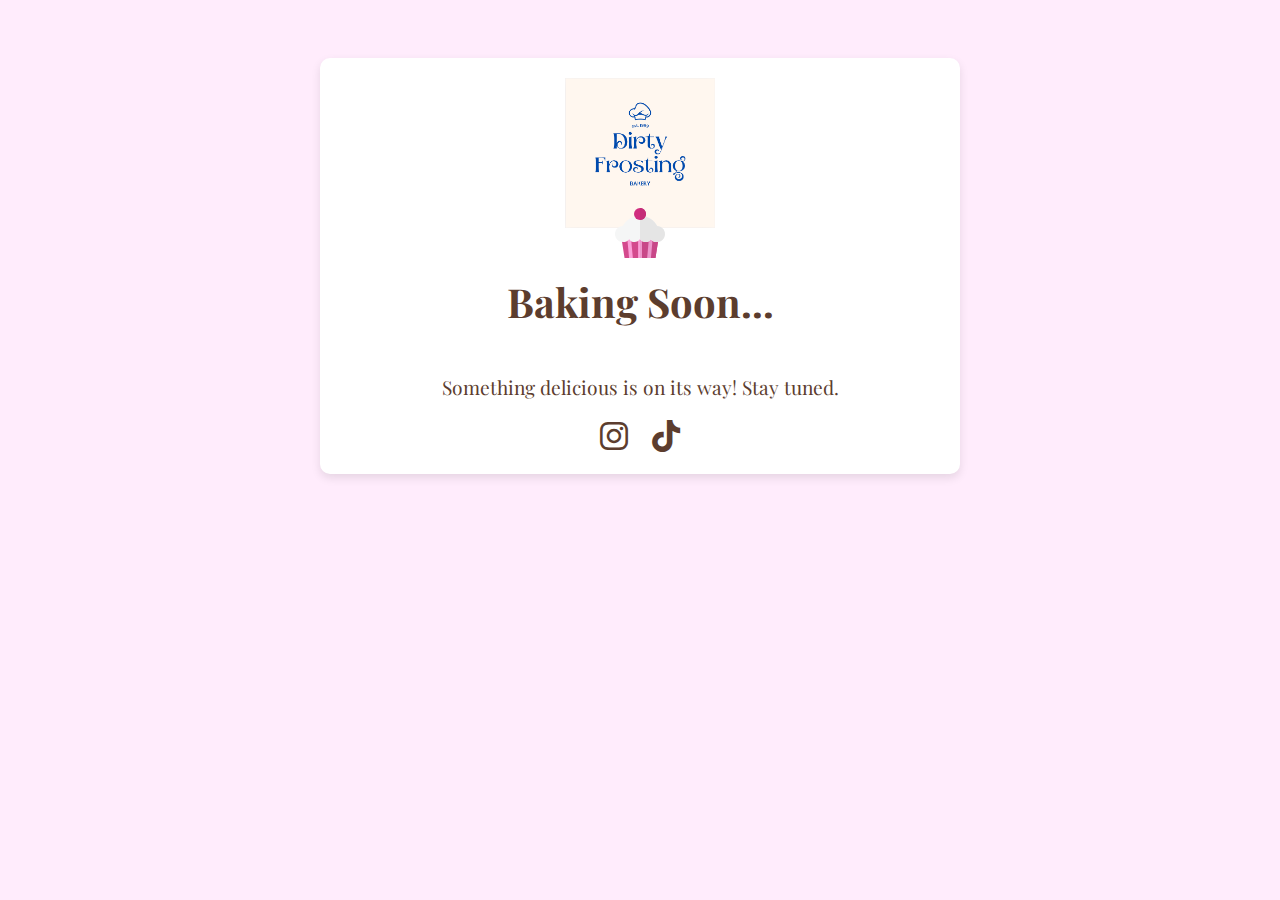
<file: index.html>
<!DOCTYPE html>
<html lang="en">
<head>
    <meta charset="UTF-8">
    <meta name="viewport" content="width=device-width, initial-scale=1.0">
    <title>Dirty Frosting Bakery - Coming Soon</title>
    <style>
        body {
            background-color: #ffecfc;
            color: #5c3d2e;
            font-family: 'Playfair Display', serif;
            text-align: center;
            padding: 50px;
        }
        .container {
            max-width: 600px;
            margin: auto;
            padding: 20px;
            background: white;
            border-radius: 10px;
            box-shadow: 0 4px 10px rgba(0, 0, 0, 0.1);
            position: relative;
        }
        .logo {
            width: 150px;
            display: block;
            margin: 0 auto 20px;
        }
        h1 {
            font-size: 2.5rem;
            position: relative;
            display: inline-block;
        }
        p {
            font-size: 1.2rem;
        }
        .social-links {
            margin-top: 20px;
        }
        .social-links a {
            margin: 0 10px;
            text-decoration: none;
            color: #5c3d2e;
            font-size: 1.5rem;
        }
        .social-links a i {
            font-size: 2rem;
        }
        .cookie {
            position: absolute;
            top: -40px;
            left: 50%;
            transform: translateX(-50%);
            width: 50px;
            animation: bounce 2s infinite;
        }
        @keyframes bounce {
            0%, 100% { transform: translateX(-50%) translateY(0); }
            50% { transform: translateX(-50%) translateY(-10px); }
        }
    </style>
    <link href="https://fonts.googleapis.com/css2?family=Playfair+Display:wght@400;700&display=swap" rel="stylesheet">
    <link rel="stylesheet" href="https://cdnjs.cloudflare.com/ajax/libs/font-awesome/6.4.2/css/all.min.css">
</head>
<body>
    <div class="container">
        <img src="images/dirty-frosting.png" alt="Dirty Frosting Bakery Logo" class="logo">
        <div style="position: relative; display: inline-block;">
            <img src="images/cupcake.svg" alt="Bouncing Cookie" class="cookie">
            <h1>Baking Soon...</h1>
        </div>
        <p>Something delicious is on its way! Stay tuned.</p>
        <div class="social-links">
            <a href="https://www.instagram.com/dirtyfrosting" target="_blank"><i class="fa-brands fa-instagram"></i></a>
            <a href="https://www.tiktok.com/@dirtyfrostingbakery" target="_blank"><i class="fa-brands fa-tiktok"></i></a>
        </div>
    </div>
</body>
</html>
</file>
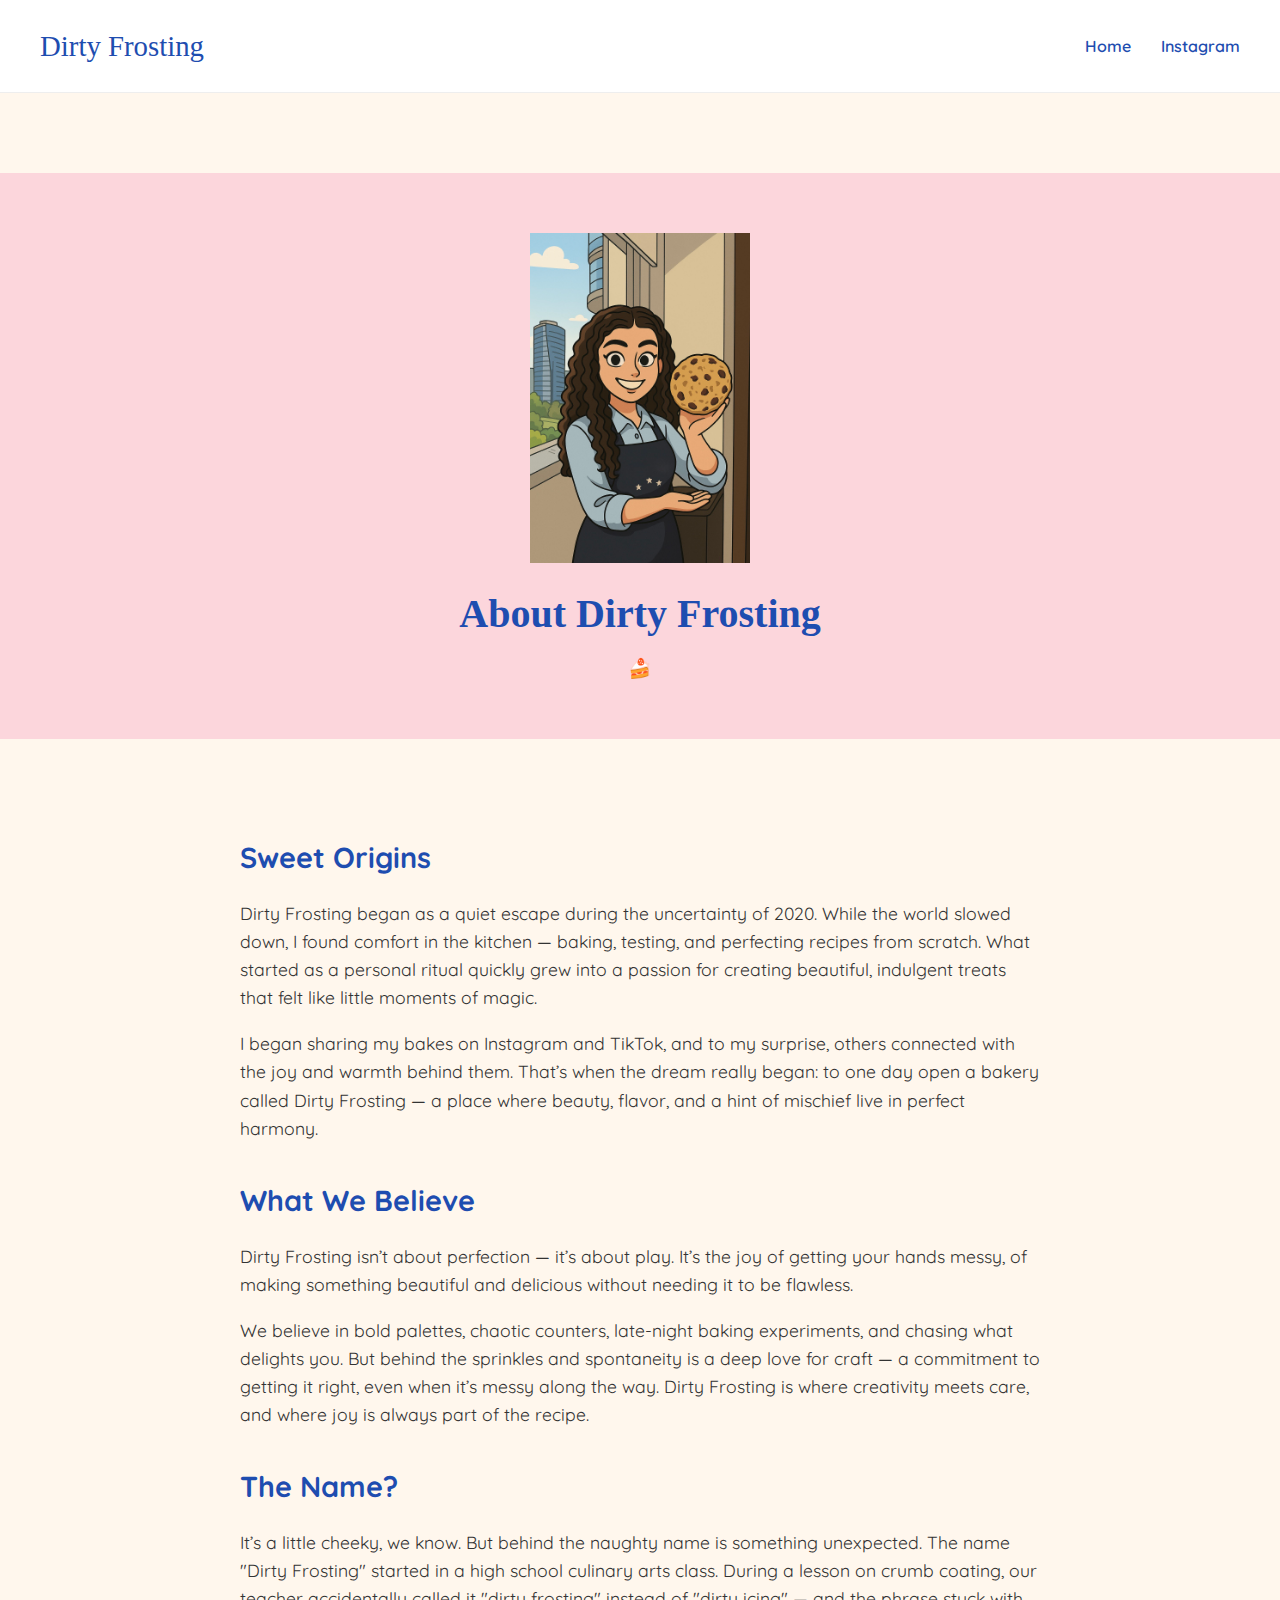
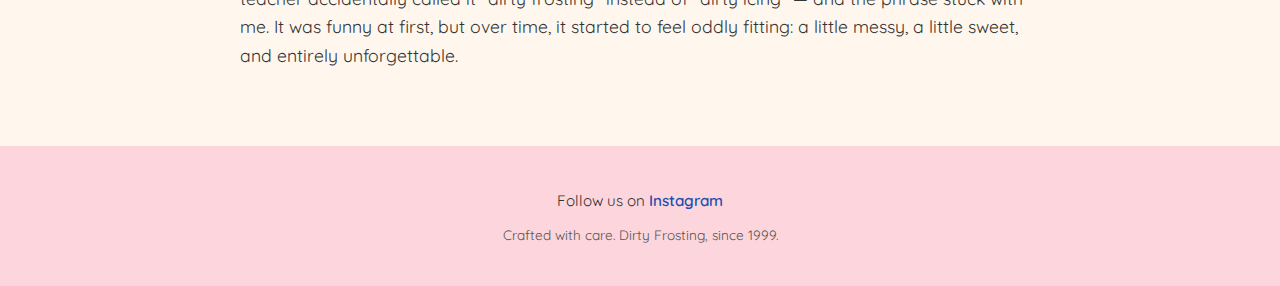
<file: about-draft.html>
<!DOCTYPE html>
<html lang="en">
<head>
  <meta charset="UTF-8" />
  <meta name="viewport" content="width=device-width, initial-scale=1.0" />
  <title>About | Dirty Frosting</title>
  <link rel="stylesheet" href="style.css" />
  <link rel="preconnect" href="https://fonts.googleapis.com" />
  <link rel="preconnect" href="https://fonts.gstatic.com" crossorigin />
  <link href="https://fonts.googleapis.com/css2?family=Quicksand:wght@400;600&display=swap" rel="stylesheet" />
</head>
<body>
    <nav class="navbar">
  <div class="nav-content">
    <a href="index.html" class="nav-logo">Dirty Frosting</a>
    <ul class="nav-links">
      <li><a href="index.html">Home</a></li>
      <li><a href="https://www.instagram.com/dirtyfrosting" target="_blank">Instagram</a></li>
    </ul>
  </div>
</nav>

  <header class="hero">
    <img src="images/jesly-the-baker.jpg" alt="Jesly the Baker" class="logo" />
    <h1>About Dirty Frosting</h1>
    <p class="tagline">🍰</p>
  </header>

  <section class="about-content">
 <h2>Sweet Origins</h2>
<p>
  Dirty Frosting began as a quiet escape during the uncertainty of 2020. While the world slowed down, I found comfort in the kitchen — baking, testing, and perfecting recipes from scratch. What started as a personal ritual quickly grew into a passion for creating beautiful, indulgent treats that felt like little moments of magic.
</p>
<p>
  I began sharing my bakes on Instagram and TikTok, and to my surprise, others connected with the joy and warmth behind them. That’s when the dream really began: to one day open a bakery called Dirty Frosting — a place where beauty, flavor, and a hint of mischief live in perfect harmony.
</p>

  <h2>What We Believe</h2>
<p>
  Dirty Frosting isn’t about perfection — it’s about play. It’s the joy of getting your hands messy, of making something beautiful and delicious without needing it to be flawless.
</p>
<p>
  We believe in bold palettes, chaotic counters, late-night baking experiments, and chasing what delights you. But behind the sprinkles and spontaneity is a deep love for craft — a commitment to getting it right, even when it’s messy along the way. Dirty Frosting is where creativity meets care, and where joy is always part of the recipe.
</p>

    <h2>The Name?</h2>
    <p>
      It’s a little cheeky, we know. But behind the naughty name is something unexpected. The name "Dirty Frosting" started in a high school culinary arts class. During a lesson on crumb coating, our teacher accidentally called it "dirty frosting" instead of "dirty icing" — and the phrase stuck with me. It was funny at first, but over time, it started to feel oddly fitting: a little messy, a little sweet, and entirely unforgettable.
    </p>
  </section>

  <footer class="footer">
    <p>Follow us on <a href="https://www.instagram.com/YOURHANDLE" target="_blank">Instagram</a></p>
    <p class="small">Crafted with care. Dirty Frosting, since 1999.</p>
  </footer>
</body>
</html>
</file>
<file: style.css>
/* Color Palette */
:root {
  --blue: #1E4DB0;
  --cream: #FFF7ED;
  --pink: #FCD6DC;
  --text-dark: #333;
}

/* Global Styles */
body {
  margin: 0;
  font-family: 'Quicksand', sans-serif;
  background-color: var(--cream);
  color: var(--text-dark);
}

.logo {
  max-width: 220px;
  margin: 20px auto;
  display: block;
}

/* Hero Section */
.hero {
  text-align: center;
  padding: 40px 20px;
  background-color: var(--pink);
}

.hero h1 {
  font-family: 'Aprila', serif;
  font-size: 2.5rem;
  color: var(--blue);
  margin-bottom: 10px;
}

.tagline {
  font-size: 1.2rem;
  font-weight: 600;
}

/* Manifesto Section */
.manifesto {
  padding: 60px 20px;
  max-width: 700px;
  margin: 0 auto;
  text-align: center;
}

.manifesto h2 {
  font-size: 2rem;
  color: var(--blue);
  margin-bottom: 20px;
}

.manifesto p {
  font-size: 1.1rem;
  line-height: 1.6;
}

/* Footer */
.footer {
  text-align: center;
  padding: 30px 20px;
  background-color: var(--pink);
  font-size: 0.95rem;
}

.footer a {
  color: var(--blue);
  text-decoration: none;
  font-weight: 600;
}

.footer a:hover {
  text-decoration: underline;
}

.footer .small {
  margin-top: 10px;
  font-size: 0.85rem;
  color: #555;
}
/* about page */
.about-content {
  padding: 60px 20px;
  max-width: 800px;
  margin: 0 auto;
  text-align: left;
}

.about-content h2 {
  font-size: 1.8rem;
  color: var(--blue);
  margin-top: 40px;
}

.about-content p {
  font-size: 1.1rem;
  line-height: 1.6;
  margin-top: 10px;
}
/* Nav bar */
/* Navbar Styling */
.navbar {
  background-color: #fff;
  border-bottom: 1px solid #eee;
  padding: 20px 40px;
  position: sticky;
  top: 0;
  z-index: 1000;
}

.nav-content {
  max-width: 1200px;
  margin: 0 auto;
  display: flex;
  align-items: center;
  justify-content: space-between;
}

.nav-logo {
  font-family: 'Aprila', serif;
  font-size: 1.8rem;
  color: var(--blue);
  text-decoration: none;
}

.nav-links {
  list-style: none;
  display: flex;
  gap: 30px;
}

.nav-links a {
  font-family: 'Quicksand', sans-serif;
  font-weight: 600;
  color: var(--blue);
  text-decoration: none;
  transition: color 0.3s ease;
}

.nav-links a:hover {
  color: #e07a9d; /* light pink */
}

.hero {
  margin-top: 80px;
}
/* connecing ig */
.instagram-section {
  text-align: center;
  padding: 60px 20px;
  background-color: #fff0f5; /* soft pink background */
  color: var(--blue);
}

.instagram-section h2 {
  font-family: 'Aprila', serif;
  font-size: 2rem;
  margin-bottom: 10px;
}

.insta-handle {
  font-family: 'Quicksand', sans-serif;
  font-size: 1.2rem;
  margin-bottom: 20px;
}

.insta-button {
  display: inline-block;
  padding: 12px 30px;
  background-color: var(--blue);
  color: #fff;
  font-family: 'Quicksand', sans-serif;
  font-size: 1rem;
  font-weight: 600;
  text-decoration: none;
  border-radius: 30px;
  transition: background-color 0.3s ease;
}

.insta-button:hover {
  background-color: #e07a9d; /* light pink hover */
}
/* Mobile View for Dirty Frosting */
@media (max-width: 768px) {
  body {
    padding: 0.5rem 1rem;
    font-size: 15px;
    overflow-x: hidden;
  }

  header {
    text-align: center;
    padding: 1rem 0;
  }

  .logo {
    font-size: 2rem;
  }

  nav {
    flex-direction: column;
    gap: 0.5rem;
    align-items: center;
  }

  .nav-links {
    flex-direction: column;
    gap: 0.75rem;
    text-align: center;
  }

  h1, h2, h3 {
    font-size: 1.5rem;
    line-height: 1.3;
    text-align: center;
  }

  p {
    font-size: 1rem;
    text-align: center;
    padding: 0 0.5rem;
  }

  .section {
    padding: 2rem 1rem;
  }

  .bakery-image,
  .hero-image {
    max-width: 100%;
    height: auto;
    margin: 0 auto;
    display: block;
  }

  .cta-button {
    width: 100%;
    padding: 0.75rem;
    font-size: 1rem;
    border-radius: 8px;
  }

  footer {
    text-align: center;
    padding: 1.5rem 0;
  }

  /* Optional: reduce margin/padding for cards or sections */
  .card, .product, .about-content {
    margin: 1rem 0;
    padding: 1rem;
  }

  /* Instagram embed or social links */
  .social-icons {
    flex-direction: row;
    justify-content: center;
    gap: 1rem;
  }
}
</file>
